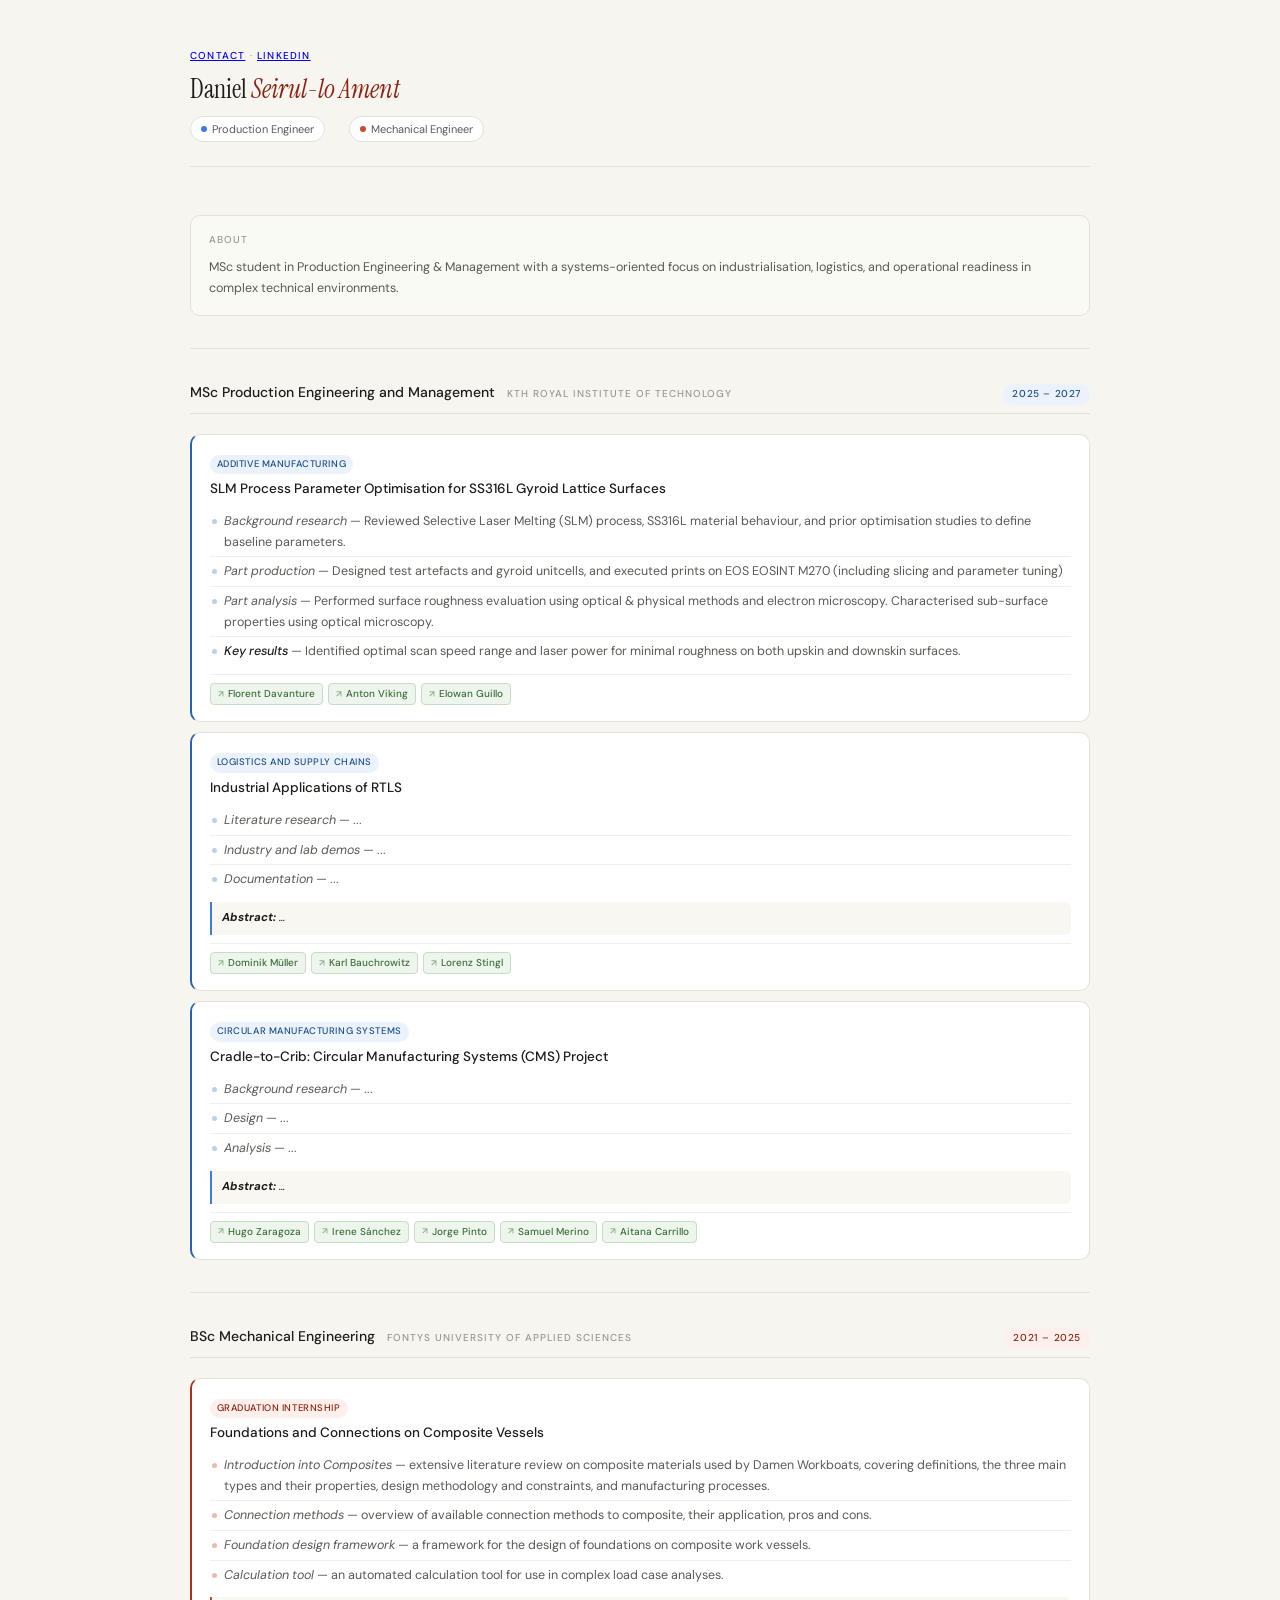
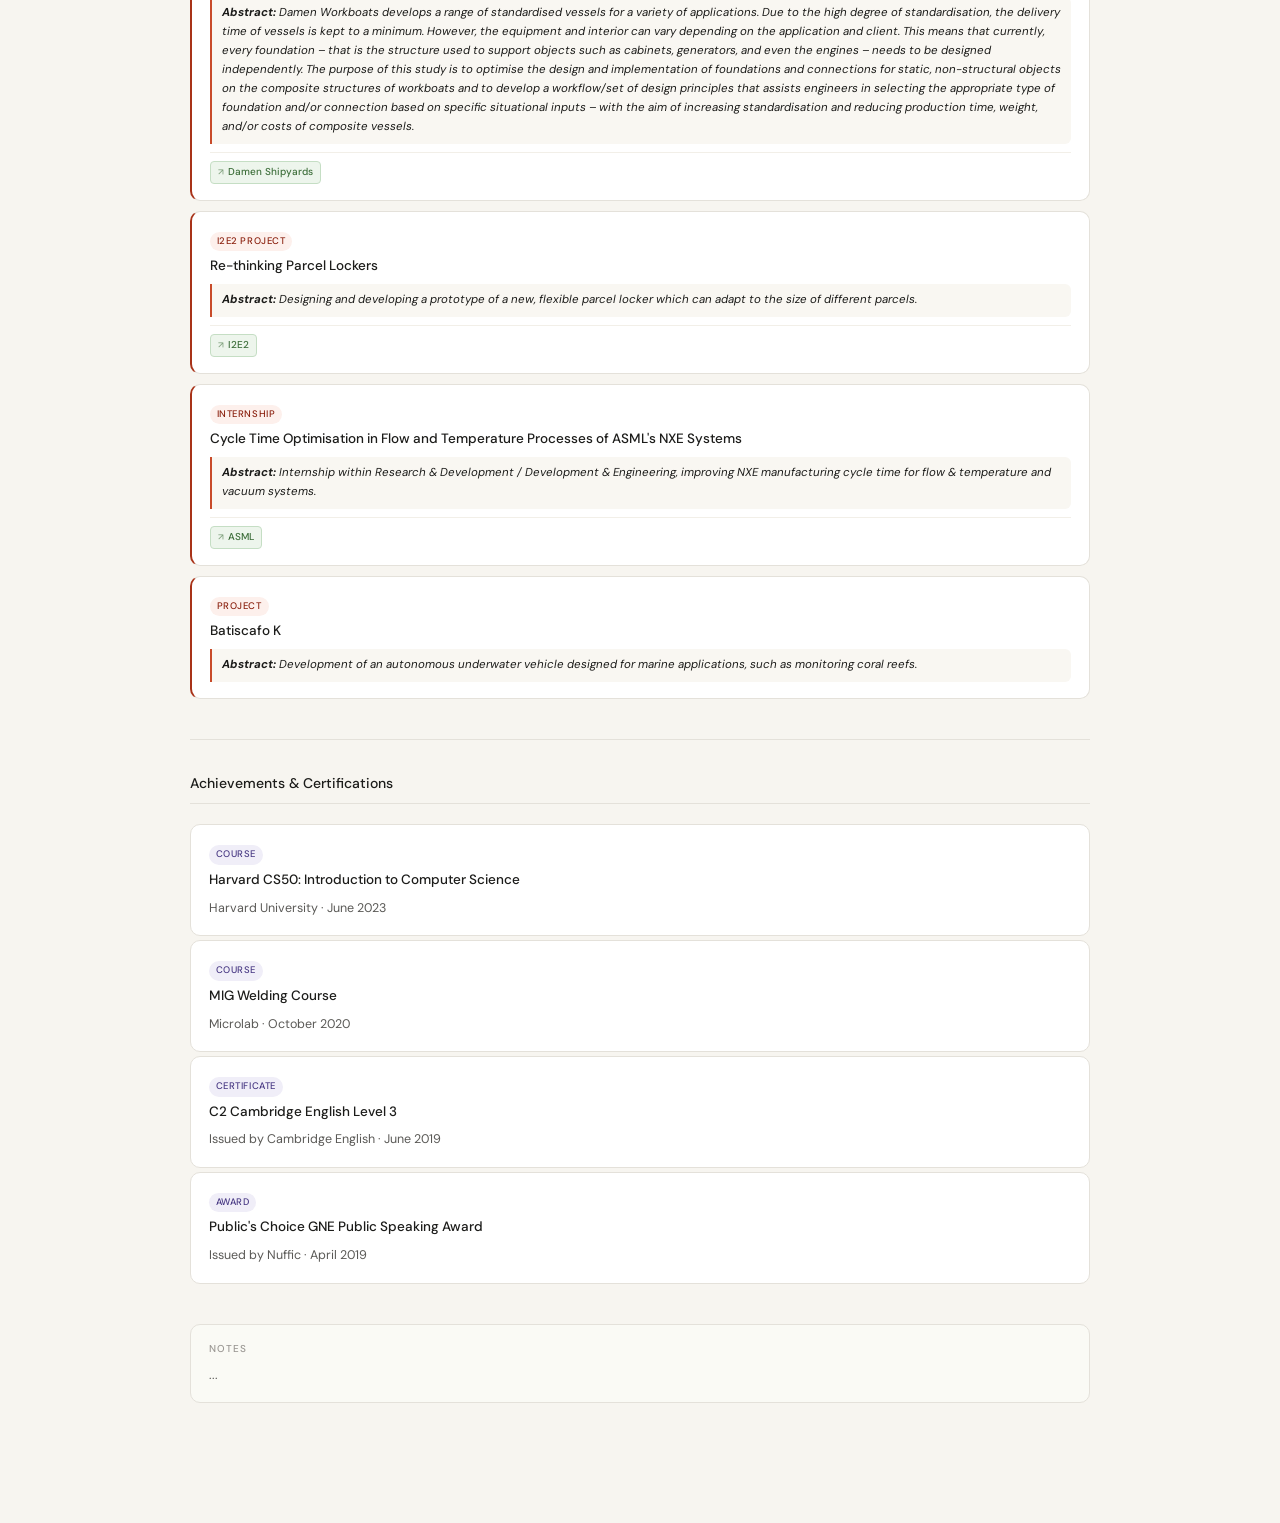
<file: index.html>
<!DOCTYPE html>
<html lang="en">
<head>
  <meta charset="UTF-8">
  <meta name="viewport" content="width=device-width, initial-scale=1.0">
  <title>Daniel Seirul-lo Ament — Portfolio</title>
  <link rel="preconnect" href="https://fonts.googleapis.com">
  <link href="https://fonts.googleapis.com/css2?family=Instrument+Serif:ital@0;1&family=DM+Sans:wght@300;400;500&display=swap" rel="stylesheet">
  <style>
    *, *::before, *::after { box-sizing: border-box; margin: 0; padding: 0; }

    :root {
      /* Institution colours — KTH (primary / blue) */
      --kth: #1B4F8A;
      --kth-light: #EBF2FB;
      --kth-mid: #3B7DD8;
      --kth-border: #2563B0;
      /* Institution colours — Fontys (secondary / red) */
      --fontys: #8B2210;
      --fontys-light: #FDF0EC;
      --fontys-mid: #C84B2A;
      --fontys-border: #A83218;
      /* Neutrals */
      --ink: #1C1C1A;
      --muted: #5A5956;
      --faint: #9A9793;
      --rule: #E4E1DA;
      --bg: #F7F5F0;
      --card: #FFFFFF;
      /* Source / collaborator chips */
      --chip: #3D6E3A;
      --chip-bg: #EDF5EC;
    }

    body {
      font-family: 'DM Sans', sans-serif;
      background: var(--bg);
      color: var(--ink);
      padding: 3rem 1.5rem 5rem;
      line-height: 1.65;
      font-size: 14px;
    }

    /* ── Page header ── */
    .page-header {
      max-width: 900px;
      margin: 0 auto 3rem;
      border-bottom: 0.5px solid var(--rule);
      padding-bottom: 1.5rem;
    }
    .header-eyebrow {
      font-size: 10px;
      font-weight: 500;
      letter-spacing: 0.12em;
      text-transform: uppercase;
      color: var(--faint);
      margin-bottom: 0.5rem;
    }
    .header-title {
      font-family: 'Instrument Serif', serif;
      font-size: 26px;
      font-weight: 400;
      color: var(--ink);
      line-height: 1.3;
      margin-bottom: 0.6rem;
    }
    .header-title em { font-style: italic; color: var(--fontys); }
    .header-meta {
      display: flex;
      gap: 1.5rem;
      flex-wrap: wrap;
    }
    .meta-pill {
      display: inline-flex;
      align-items: center;
      gap: 5px;
      font-size: 11px;
      color: var(--muted);
      background: var(--card);
      border: 0.5px solid var(--rule);
      border-radius: 20px;
      padding: 3px 10px;
    }
    .meta-pill .dot { width: 6px; height: 6px; border-radius: 50%; }
    .dot-kth    { background: var(--kth-mid); }
    .dot-fontys { background: var(--fontys-mid); }

    /* ── Portfolio wrapper ── */
    .portfolio { max-width: 900px; margin: 0 auto; }

    /* ── Institution section ── */
    .institution { margin-bottom: 2.5rem; }

    .institution-header {
      display: flex;
      align-items: baseline;
      gap: 12px;
      margin-bottom: 1.25rem;
      padding-bottom: 0.5rem;
      border-bottom: 0.5px solid var(--rule);
    }
    .institution-name {
      font-size: 10px;
      font-weight: 500;
      letter-spacing: 0.1em;
      text-transform: uppercase;
      color: var(--faint);
      min-width: 52px;
    }
    .institution-degree { font-size: 14px; font-weight: 500; color: var(--ink); }
    .institution-period {
      margin-left: auto;
      font-size: 10px;
      font-weight: 500;
      letter-spacing: 0.06em;
      text-transform: uppercase;
      padding: 2px 9px;
      border-radius: 20px;
    }
    .period-kth    { background: var(--kth-light);    color: var(--kth); }
    .period-fontys { background: var(--fontys-light); color: var(--fontys); }

    /* ── Project cards ── */
    .project-card {
      background: var(--card);
      border: 0.5px solid var(--rule);
      border-radius: 10px;
      padding: 1rem 1.1rem;
      margin-bottom: 10px;
      position: relative;
    }
    .project-card--kth    { border-left: 2.5px solid var(--kth-border); }
    .project-card--fontys { border-left: 2.5px solid var(--fontys-border); }

    /* Tag pills */
    .project-tag {
      display: inline-block;
      font-size: 9.5px;
      font-weight: 500;
      letter-spacing: 0.06em;
      text-transform: uppercase;
      padding: 2px 7px;
      border-radius: 20px;
      margin-bottom: 6px;
    }
    .tag--kth          { background: var(--kth-light);    color: var(--kth); }
    .tag--fontys       { background: var(--fontys-light); color: var(--fontys); }
    .tag--achievement  { background: #F0EEF8; color: #4A3B85; }

    .project-title {
      font-size: 13.5px;
      font-weight: 500;
      color: var(--ink);
      line-height: 1.4;
      margin-bottom: 8px;
    }

    /* Bullet list of contributions */
    .contributions { list-style: none; padding: 0; margin: 0; }
    .contributions li {
      font-size: 12.5px;
      color: var(--muted);
      line-height: 1.65;
      padding: 4px 0 4px 14px;
      border-bottom: 0.5px solid #F2EFE8;
      position: relative;
    }
    .contributions li:last-child { border-bottom: none; }
    .contributions li::before {
      content: '';
      position: absolute;
      left: 2px; top: 12px;
      width: 5px; height: 5px;
      border-radius: 50%;
      background: var(--rule);
    }
    .project-card--kth    .contributions li::before { background: #B8D0EE; }
    .project-card--fontys .contributions li::before { background: #EDBBAA; }
    .contributions li strong { color: var(--ink); font-weight: 500; }

    /* Abstract / core claim block */
    .project-abstract {
      margin-top: 8px;
      padding: 7px 10px;
      background: #F9F7F2;
      border-left: 2px solid var(--rule);
      border-radius: 0 6px 6px 0;
      font-size: 11.5px;
      color: var(--ink);
      font-style: italic;
    }
    .project-card--kth    .project-abstract { border-left-color: var(--kth-mid); }
    .project-card--fontys .project-abstract { border-left-color: var(--fontys-mid); }

    /* Collaborator chips */
    .collaborators {
      display: flex;
      flex-wrap: wrap;
      gap: 5px;
      margin-top: 8px;
      padding-top: 8px;
      border-top: 0.5px solid #F2EFE8;
    }
    .collaborator-chip {
      display: inline-flex;
      align-items: center;
      gap: 4px;
      font-size: 10px;
      font-weight: 500;
      color: var(--chip);
      background: var(--chip-bg);
      border: 0.5px solid #C5DEC4;
      border-radius: 4px;
      padding: 2px 7px;
      text-decoration: none;
      transition: background 0.15s;
      white-space: nowrap;
    }
    .collaborator-chip:hover { background: #D8EDD7; }
    .collaborator-chip::before { content: '↗'; font-size: 9px; opacity: 0.6; }

    /* ── Achievement / extra cards ── */
    .achievement-card {
      background: var(--card);
      border: 0.5px solid var(--rule);
      border-radius: 10px;
      padding: 1rem 1.1rem;
      margin-top: 4px;
    }
    .achievement-body {
      font-size: 12.5px;
      color: var(--muted);
      line-height: 1.7;
    }
    .achievement-body strong { color: var(--ink); }

    /* ── Section divider ── */
    .section-divider {
      border: none;
      border-top: 0.5px solid var(--rule);
      margin: 2rem 0;
    }

    /* ── Info box (About, notes, etc.) ── */
    .info-box {
      background: #FAFAF5;
      border: 0.5px solid var(--rule);
      border-radius: 10px;
      padding: 1rem 1.1rem;
      margin-top: 2rem;
    }
    .info-box-label {
      font-size: 10px;
      font-weight: 500;
      letter-spacing: 0.1em;
      text-transform: uppercase;
      color: var(--faint);
      margin-bottom: 8px;
    }
    .info-box-body {
      font-size: 12.5px;
      color: var(--muted);
      line-height: 1.7;
    }
    .info-box-body strong { color: var(--ink); }
  </style>
</head>
<body>

<div class="page-header">
  <div class="header-eyebrow">
    <a class="links" href="mailto:d.seirulloament@gmail.com">Contact</a> ·
    <a href="https://www.linkedin.com/in/daniel-seirullo-ament/" target="_blank">LinkedIn</a>
  </div>
  <h1 class="header-title">Daniel <em>Seirul-lo Ament</em></h1>
  <div class="header-meta">
    <span class="meta-pill"><span class="dot dot-kth"></span>Production Engineer</span>
    <span class="meta-pill"><span class="dot dot-fontys"></span>Mechanical Engineer</span>
  </div>
</div>

<div class="portfolio">

  <!-- ── About ── -->
  <div class="info-box">
    <div class="info-box-label">About</div>
    <div class="info-box-body">
      MSc student in Production Engineering & Management with a systems-oriented focus on industrialisation, logistics, and operational readiness in complex technical environments.
    </div>
  </div>

  <hr class="section-divider">

  <!-- ════════ KTH ════════ -->
  <div class="institution">
    <div class="institution-header">
      <span class="institution-degree">MSc Production Engineering and Management</span>
      <span class="institution-name">KTH Royal Institute of Technology</span>
      <span class="institution-period period-kth">2025 – 2027</span>
    </div>

    <div class="project-card project-card--kth">
      <div class="project-tag tag--kth">Additive Manufacturing</div>
      <div class="project-title">SLM Process Parameter Optimisation for SS316L Gyroid Lattice Surfaces</div>
      <ul class="contributions">
        <li><em>Background research</em> — Reviewed Selective Laser Melting (SLM) process, SS316L material behaviour, and prior optimisation studies to define baseline parameters.</li>
        <li><em>Part production</em> — Designed test artefacts and gyroid unitcells, and executed prints on EOS EOSINT M270 (including slicing and parameter tuning)</li>
        <li><em>Part analysis</em> — Performed surface roughness evaluation using optical & physical methods and electron microscopy. Characterised sub-surface properties using optical microscopy.</li>
        <li><em><strong>Key results</strong></em> — Identified optimal scan speed range and laser power for minimal roughness on both upskin and downskin surfaces.</li>
      </ul>
      <!--<div class="project-abstract">Iteravtive experimental study to optimise SLM parameters for SS316L lattice structures, resulting in a scan speed windown  for improved surface quality.</div>-->
      <div class="collaborators">
        <a class="collaborator-chip" href="https://www.linkedin.com/in/florent-davanture-79289427a/" target="_blank">Florent Davanture</a>
        <a class="collaborator-chip" href="https://www.linkedin.com/in/anton-v-689244131/" target="_blank">Anton Viking</a>
        <a class="collaborator-chip" href="https://www.linkedin.com/in/elowan-guillo-63647a264/" target="_blank">Elowan Guillo</a>
      </div>
    </div>

    <div class="project-card project-card--kth">
      <div class="project-tag tag--kth">Logistics and Supply Chains</div>
      <div class="project-title">Industrial Applications of RTLS</div>
      <ul class="contributions">
        <li><em>Literature research</em> — ...</li>
        <li><em>Industry and lab demos</em> — ...</li>
        <li><em>Documentation</em> — ...</li>
      </ul>
      <div class="project-abstract"><strong>Abstract:</strong> ...</div>
      <div class="collaborators">
        <a class="collaborator-chip" href="https://www.linkedin.com/in/dominikmde/" target="_blank">Dominik Müller</a>
        <a class="collaborator-chip" target="_blank">Karl Bauchrowitz</a>
        <a class="collaborator-chip" target="_blank">Lorenz Stingl</a>
      </div>
    </div>

    <div class="project-card project-card--kth">
      <div class="project-tag tag--kth">Circular Manufacturing Systems</div>
      <div class="project-title">Cradle-to-Crib: Circular Manufacturing Systems (CMS) Project</div>
      <ul class="contributions">
        <li><em>Background research</em> — ...</li>
        <li><em>Design</em> — ...</li>
        <li><em>Analysis</em> — ...</li>
      </ul>
      <div class="project-abstract"><strong>Abstract:</strong> ...</div>
      <div class="collaborators">
      <a class="collaborator-chip" target="_blank">Hugo Zaragoza</a>
      <a class="collaborator-chip" target="_blank">Irene Sánchez</a>
      <a class="collaborator-chip" target="_blank">Jorge Pinto</a>
      <a class="collaborator-chip" target="_blank">Samuel Merino</a>
      <a class="collaborator-chip" target="_blank">Aitana Carrillo</a>
      </div>
  </div>

  <hr class="section-divider">

  <!-- ════════ Fontys ════════ -->
  <div class="institution">
    <div class="institution-header">
      <span class="institution-degree">BSc Mechanical Engineering</span>
      <span class="institution-name">Fontys University of Applied Sciences</span>
      <span class="institution-period period-fontys">2021 – 2025</span>
    </div>

    <div class="project-card project-card--fontys">
      <div class="project-tag tag--fontys">Graduation Internship</div>
      <div class="project-title">Foundations and Connections on Composite Vessels</div>
      <ul class="contributions">
        <li><em>Introduction into Composites</em> — extensive literature review on composite materials used by Damen Workboats, covering definitions, the three main types and their properties, design methodology and constraints, and manufacturing processes.</li>
        <li><em>Connection methods</em> — overview of available connection methods to composite, their application, pros and cons.</li>
        <li><em>Foundation design framework</em> — a framework for the design of foundations on composite work vessels.</li>
        <li><em>Calculation tool</em> — an automated calculation tool for use in complex load case analyses.</li>
      </ul>
      <div class="project-abstract"><strong>Abstract:</strong> Damen Workboats develops a range of standardised vessels for a variety of applications. Due to the high degree of standardisation, the delivery time of vessels is kept to a minimum. However, the equipment and interior can vary depending on the application and client. This means that currently, every foundation – that is the structure used to support objects such as cabinets, generators, and even the engines – needs to be designed independently. The purpose of this study is to optimise the design and implementation of foundations and connections for static, non-structural objects on the composite structures of workboats and to develop a workflow/set of design principles that assists engineers in selecting the appropriate type of foundation and/or connection based on specific situational inputs – with the aim of increasing standardisation and reducing production time, weight, and/or costs of composite vessels.</div>
      <div class="collaborators">
        <a class="collaborator-chip" href="https://www.damen.com/" target="_blank">Damen Shipyards</a>
      </div>
    </div>

    <div class="project-card project-card--fontys">
      <div class="project-tag tag--fontys">I2E2 Project</div>
      <div class="project-title">Re-thinking Parcel Lockers</div>
      <div class="project-abstract"><strong>Abstract:</strong> Designing and developing a prototype of a new, flexible parcel locker which can adapt to the size of different parcels.</div>
      <div class="collaborators">
        <a class="collaborator-chip" href="https://en.icam.fr/international/international-innovation-engineering-and-entrepreneurship-network-i2e2/" target="_blank">I2E2</a>
      </div>
    </div>

    <div class="project-card project-card--fontys">
      <div class="project-tag tag--fontys">Internship</div>
      <div class="project-title">Cycle Time Optimisation in Flow and Temperature Processes of ASML's NXE Systems</div>
      <div class="project-abstract"><strong>Abstract:</strong> Internship within Research & Development / Development & Engineering, improving NXE manufacturing cycle time for flow & temperature and vacuum systems.</div>
      <div class="collaborators">
        <a class="collaborator-chip" href="https://www.asml.com/en" target="_blank">ASML</a>
      </div>
    </div>

    <div class="project-card project-card--fontys">
      <div class="project-tag tag--fontys">Project</div>
      <div class="project-title">Batiscafo K</div>
      <div class="project-abstract"><strong>Abstract:</strong> Development of an autonomous underwater vehicle designed for marine applications, such as monitoring coral reefs.</div>
    </div>
  </div>

  <hr class="section-divider">

  <!-- ════════ Achievements ════════ -->
  <div class="institution">
    <div class="institution-header">
      <span class="institution-degree">Achievements & Certifications</span>
    </div>

    <div class="achievement-card">
      <div class="project-tag tag--achievement">Course</div>
      <div class="project-title">Harvard CS50: Introduction to Computer Science</div>
      <div class="achievement-body">Harvard University · June 2023</div>
    </div>

    <div class="achievement-card">
      <div class="project-tag tag--achievement">Course</div>
      <div class="project-title">MIG Welding Course</div>
      <div class="achievement-body">Microlab · October 2020</div>
    </div>

    <div class="achievement-card">
      <div class="project-tag tag--achievement">Certificate</div>
      <div class="project-title">C2 Cambridge English Level 3</div>
      <div class="achievement-body">Issued by Cambridge English · June 2019</div>
    </div>

    <div class="achievement-card">
      <div class="project-tag tag--achievement">Award</div>
      <div class="project-title">Public's Choice GNE Public Speaking Award</div>
      <div class="achievement-body">Issued by Nuffic · April 2019</div>
    </div>
  </div>

  <!-- ── Notes / placeholder ── -->
  <div class="info-box">
    <div class="info-box-label">Notes</div>
    <div class="info-box-body">
      ...
    </div>
  </div>

</div>
</body>
</html>
</file>
